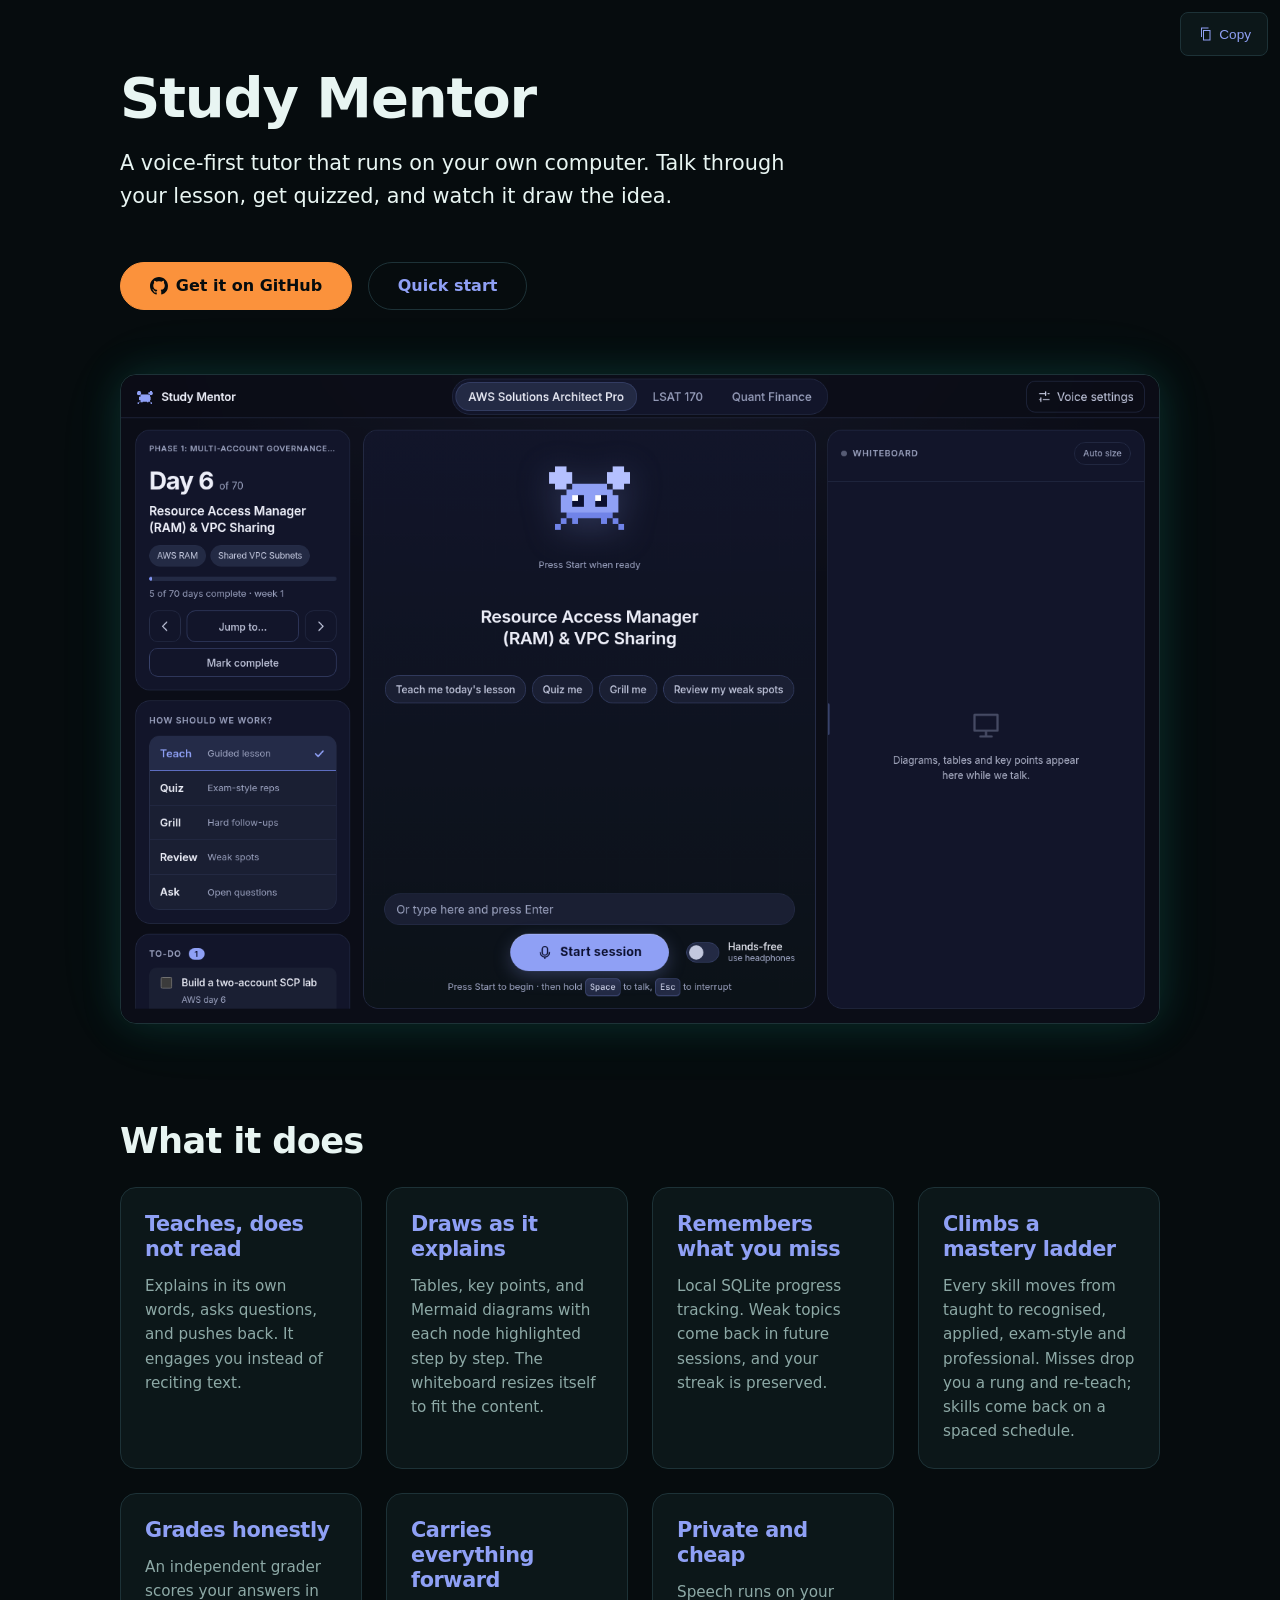
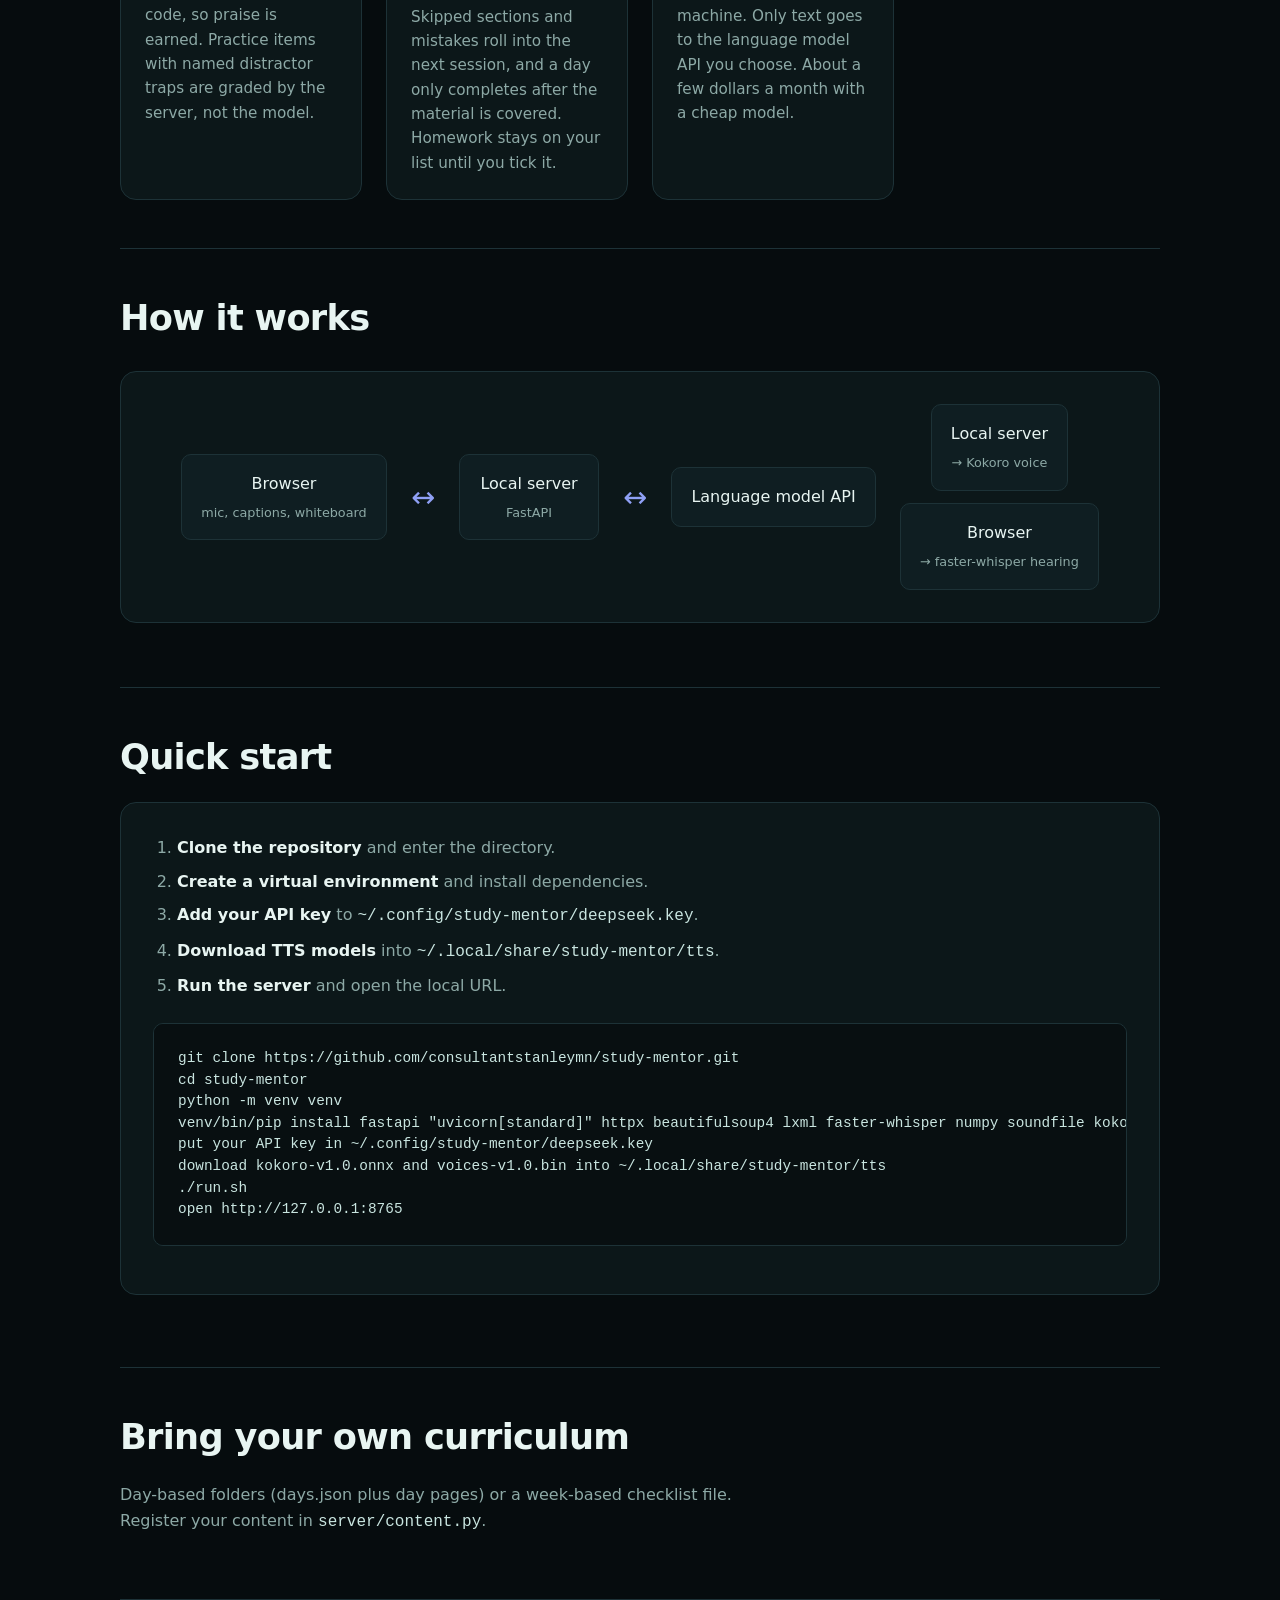
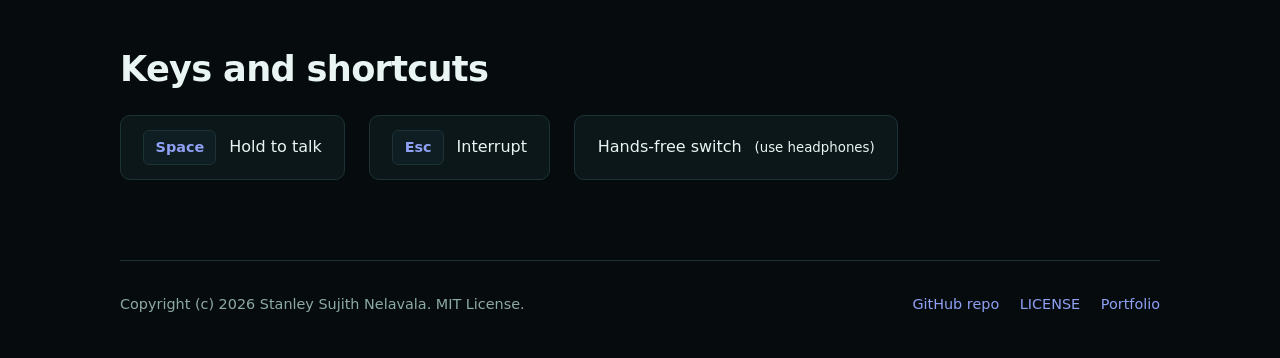
<file: docs/index.html>
<!DOCTYPE html>
<html lang="en">
<head>
  <meta charset="UTF-8">
  <meta name="viewport" content="width=device-width, initial-scale=1.0">
  <title>Study Mentor: free open-source AI voice tutor for AWS SAP-C02, LSAT and quant interviews</title>
  <meta name="description" content="Study Mentor is a free, open-source AI voice tutor that runs on your own computer. Talk through AWS Solutions Architect Professional (SAP-C02), LSAT and quant finance prep, get quizzed, and watch it draw Mermaid diagrams on a live whiteboard.">
  <meta name="keywords" content="AI voice tutor, open source study app, AWS SAP-C02 study, AWS Solutions Architect Professional, LSAT prep, quant interview prep, local text to speech, Kokoro TTS, faster-whisper, DeepSeek, Mermaid whiteboard, self-hosted tutor, spaced repetition">
  <meta name="author" content="Stanley Sujith Nelavala">
  <meta name="robots" content="index, follow, max-image-preview:large">
  <meta name="theme-color" content="#060C0E">
  <link rel="canonical" href="https://stanley-n.com/study-mentor/">
  <meta property="og:type" content="website">
  <meta property="og:site_name" content="Study Mentor">
  <meta property="og:title" content="Study Mentor: open-source AI voice tutor with a live whiteboard">
  <meta property="og:description" content="Talk, get quizzed and watch it draw diagrams. Private, self-hosted, built for AWS SAP-C02, LSAT and quant prep.">
  <meta property="og:url" content="https://stanley-n.com/study-mentor/">
  <meta property="og:image" content="https://stanley-n.com/study-mentor/screenshot.png">
  <meta name="twitter:card" content="summary_large_image">
  <meta name="twitter:title" content="Study Mentor: open-source AI voice tutor">
  <meta name="twitter:description" content="Voice-first tutor with a live Mermaid whiteboard. Runs on your own computer.">
  <meta name="twitter:image" content="https://stanley-n.com/study-mentor/screenshot.png">
  <script type="application/ld+json">{"@context":"https://schema.org","@type":"SoftwareApplication","name":"Study Mentor","applicationCategory":"EducationalApplication","operatingSystem":"Linux, macOS, Windows","description":"Open-source AI voice tutor with a live whiteboard for AWS SAP-C02, LSAT and quant finance study.","url":"https://stanley-n.com/study-mentor/","image":"https://stanley-n.com/study-mentor/screenshot.png","license":"https://opensource.org/licenses/MIT","offers":{"@type":"Offer","price":"0","priceCurrency":"USD"},"author":{"@type":"Person","name":"Stanley Sujith Nelavala","url":"https://github.com/consultantstanleymn"},"codeRepository":"https://github.com/consultantstanleymn/study-mentor"}</script>
  <link rel="icon" href="data:image/svg+xml,%3Csvg xmlns='http://www.w3.org/2000/svg' viewBox='0 0 32 32'%3E%3Crect width='32' height='32' rx='6' fill='%238FA0F5'/%3E%3Cpath d='M10 18h2v2h-2zM14 18h2v2h-2zM18 18h2v2h-2zM22 18h2v2h-2zM12 14h2v2h-2zM16 14h2v2h-2zM20 14h2v2h-2zM10 22h12v2H10z' fill='%23060C0E'/%3E%3C/svg%3E">
  <style>
    :root {
      --bg: #060C0E;
      --surface: #0C1719;
      --border: #1D3237;
      --text: #E8F5F2;
      --muted: #8DA9A6;
      --teal: #8FA0F5;
      --orange: #FB923C;
      --focus-ring: #8FA0F5;
      --max-width: 1040px;
      --radius: 16px;
      --radius-sm: 10px;
      --space-lg: 3rem;
      --space-md: 2rem;
      --space-sm: 1.25rem;
    }

    * {
      box-sizing: border-box;
      margin: 0;
      padding: 0;
    }

    html {
      scroll-behavior: smooth;
    }

    body {
      background-color: var(--bg);
      color: var(--text);
      font-family: -apple-system, "SF Pro Display", Inter, system-ui, sans-serif;
      line-height: 1.6;
      -webkit-font-smoothing: antialiased;
      text-rendering: optimizeLegibility;
      min-height: 100vh;
      display: flex;
      flex-direction: column;
      align-items: center;
      padding: 0 1.5rem;
    }

    main {
      width: 100%;
      max-width: var(--max-width);
      flex: 1;
    }

    section {
      padding: var(--space-lg) 0;
      border-bottom: 1px solid var(--border);
    }

    section:last-of-type {
      border-bottom: none;
    }

    h1, h2, h3 {
      font-weight: 600;
      letter-spacing: -0.02em;
      line-height: 1.2;
    }

    h1 {
      font-size: 3.5rem;
      margin-bottom: 1rem;
      color: var(--text);
    }

    h2 {
      font-size: 2.2rem;
      margin-bottom: 1.5rem;
      color: var(--text);
    }

    h3 {
      font-size: 1.4rem;
      margin-bottom: 0.75rem;
      color: var(--teal);
    }

    p {
      color: var(--muted);
      margin-bottom: 1rem;
      max-width: 65ch;
    }

    a {
      color: var(--teal);
      text-decoration: none;
      transition: color 0.2s ease;
      border-radius: 4px;
    }

    a:hover {
      color: #5eead4;
      text-decoration: underline;
    }

    a:focus-visible,
    button:focus-visible,
    [tabindex]:focus-visible {
      outline: 2px solid var(--focus-ring);
      outline-offset: 4px;
      border-radius: 4px;
    }

    .btn {
      display: inline-flex;
      align-items: center;
      justify-content: center;
      min-height: 48px;
      padding: 0.8rem 1.8rem;
      border-radius: 40px;
      font-weight: 600;
      font-size: 1rem;
      border: 1px solid transparent;
      cursor: pointer;
      transition: background-color 0.2s ease, border-color 0.2s ease, transform 0.1s ease;
      text-decoration: none;
      line-height: 1;
    }

    .btn:active {
      transform: scale(0.98);
    }

    .btn-primary {
      background-color: var(--orange);
      color: #060C0E;
      border-color: var(--orange);
    }

    .btn-primary:hover {
      background-color: #fca55c;
      border-color: #fca55c;
      text-decoration: none;
      color: #060C0E;
    }

    .btn-secondary {
      background-color: transparent;
      color: var(--teal);
      border: 1px solid var(--border);
    }

    .btn-secondary:hover {
      background-color: rgba(45, 212, 191, 0.08);
      border-color: var(--teal);
      text-decoration: none;
      color: var(--teal);
    }

    .hero {
      display: flex;
      flex-direction: column;
      align-items: flex-start;
      padding: 4rem 0 2rem 0;
      border-bottom: none;
    }

    .hero-buttons {
      display: flex;
      flex-wrap: wrap;
      gap: 1rem;
      margin: 1.5rem 0 2rem 0;
    }

    .hero-figure {
      width: 100%;
      margin: 2rem 0 1rem 0;
      border-radius: var(--radius);
      overflow: hidden;
      box-shadow: 0 0 40px rgba(45, 212, 191, 0.15), 0 0 80px rgba(45, 212, 191, 0.05);
      border: 1px solid var(--border);
    }

    .hero-figure img {
      display: block;
      width: 100%;
      height: auto;
      border-radius: var(--radius);
    }

    .grid-cards {
      display: grid;
      grid-template-columns: repeat(auto-fit, minmax(240px, 1fr));
      gap: 1.5rem;
      margin-top: 1.5rem;
    }

    .card {
      background-color: var(--surface);
      border: 1px solid var(--border);
      border-radius: var(--radius);
      padding: 1.5rem;
      transition: border-color 0.2s ease, box-shadow 0.2s ease;
    }

    .card:hover {
      border-color: #2a4a50;
      box-shadow: 0 8px 24px rgba(0,0,0,0.3);
    }

    .card h3 {
      margin-top: 0;
      font-size: 1.3rem;
    }

    .card p {
      font-size: 0.95rem;
      margin-bottom: 0;
    }

    .diagram {
      background-color: var(--surface);
      border: 1px solid var(--border);
      border-radius: var(--radius);
      padding: 2rem;
      margin: 2rem 0 1rem 0;
      display: flex;
      flex-wrap: wrap;
      align-items: center;
      justify-content: center;
      gap: 1.5rem;
    }

    .diagram-node {
      background-color: #0F1E22;
      border: 1px solid var(--border);
      border-radius: var(--radius-sm);
      padding: 1rem 1.2rem;
      text-align: center;
      min-width: 140px;
      font-weight: 500;
      color: var(--text);
      display: flex;
      flex-direction: column;
      align-items: center;
      gap: 0.4rem;
    }

    .diagram-node small {
      color: var(--muted);
      font-weight: 400;
      font-size: 0.8rem;
    }

    .diagram-arrow {
      font-size: 1.8rem;
      color: var(--teal);
      font-weight: 300;
      line-height: 1;
    }

    .quick-start {
      background-color: var(--surface);
      border: 1px solid var(--border);
      border-radius: var(--radius);
      padding: 2rem;
      margin: 1.5rem 0;
    }

    .quick-start ol {
      padding-left: 1.5rem;
      color: var(--text);
      margin-bottom: 1.5rem;
    }

    .quick-start li {
      margin-bottom: 0.5rem;
      color: var(--muted);
    }

    .quick-start li strong {
      color: var(--text);
      font-weight: 600;
    }

    pre {
      background-color: #080F11;
      border: 1px solid var(--border);
      border-radius: var(--radius-sm);
      padding: 1.5rem;
      overflow-x: auto;
      font-size: 0.9rem;
      line-height: 1.5;
      position: relative;
      margin: 1rem 0;
    }

    code {
      font-family: ui-monospace, 'SF Mono', 'Cascadia Code', 'Roboto Mono', Menlo, monospace;
      color: #C9E5E0;
      white-space: pre;
    }

    .copy-btn {
      position: absolute;
      top: 0.75rem;
      right: 0.75rem;
      background-color: var(--surface);
      border: 1px solid var(--border);
      color: var(--teal);
      border-radius: 8px;
      padding: 0.5rem 1rem;
      font-size: 0.85rem;
      cursor: pointer;
      min-height: 44px;
      display: inline-flex;
      align-items: center;
      gap: 0.4rem;
      transition: background-color 0.2s ease, border-color 0.2s ease;
    }

    .copy-btn:hover {
      background-color: #122226;
      border-color: var(--teal);
    }

    .shortcut-list {
      list-style: none;
      padding: 0;
      display: flex;
      flex-wrap: wrap;
      gap: 1.5rem;
      margin-top: 1rem;
    }

    .shortcut-list li {
      background-color: var(--surface);
      border: 1px solid var(--border);
      border-radius: var(--radius-sm);
      padding: 0.9rem 1.4rem;
      display: flex;
      align-items: center;
      gap: 0.8rem;
      color: var(--text);
      font-weight: 500;
    }

    .shortcut-list kbd {
      background-color: #0F1E22;
      border: 1px solid var(--border);
      border-radius: 6px;
      padding: 0.3rem 0.7rem;
      font-family: inherit;
      font-weight: 600;
      color: var(--teal);
      font-size: 0.9rem;
    }

    footer {
      width: 100%;
      max-width: var(--max-width);
      padding: 2rem 0 3rem 0;
      border-top: 1px solid var(--border);
      margin-top: 2rem;
      color: var(--muted);
      font-size: 0.9rem;
      display: flex;
      flex-wrap: wrap;
      justify-content: space-between;
      align-items: center;
      gap: 1rem;
    }

    footer a {
      color: var(--teal);
      margin-left: 1rem;
    }

    footer a:first-child {
      margin-left: 0;
    }

    @media (max-width: 640px) {
      h1 {
        font-size: 2.5rem;
      }
      h2 {
        font-size: 1.8rem;
      }
      .hero {
        padding-top: 2rem;
      }
      .diagram {
        flex-direction: column;
        gap: 0.8rem;
      }
      .diagram-arrow {
        transform: rotate(90deg);
      }
      .grid-cards {
        grid-template-columns: 1fr;
      }
      .shortcut-list {
        flex-direction: column;
      }
      footer {
        flex-direction: column;
        align-items: flex-start;
      }
    }

    @media (prefers-reduced-motion: reduce) {
      *,
      *::before,
      *::after {
        animation-duration: 0.01ms !important;
        animation-iteration-count: 1 !important;
        transition-duration: 0.01ms !important;
        scroll-behavior: auto !important;
      }
    }
  </style>
</head>
<body>
  <main>
    <section class="hero" aria-labelledby="hero-heading">
      <h1 id="hero-heading">Study Mentor</h1>
      <p style="font-size: 1.3rem; color: var(--text); max-width: 700px; margin-bottom: 1.5rem;">
        A voice-first tutor that runs on your own computer. Talk through your lesson, get quizzed, and watch it draw the idea.
      </p>
      <div class="hero-buttons">
        <a href="https://github.com/consultantstanleymn/study-mentor" class="btn btn-primary" target="_blank" rel="noopener noreferrer">
          <svg width="18" height="18" viewBox="0 0 16 16" fill="currentColor" style="margin-right: 0.5rem;" aria-hidden="true">
            <path d="M8 0C3.58 0 0 3.58 0 8c0 3.54 2.29 6.53 5.47 7.59.4.07.55-.17.55-.38 0-.19-.01-.82-.01-1.49-2.01.37-2.53-.49-2.69-.94-.09-.23-.48-.94-.82-1.13-.28-.15-.68-.52-.01-.53.63-.01 1.08.58 1.23.82.72 1.21 1.87.87 2.33.66.07-.52.28-.87.51-1.07-1.78-.2-3.64-.89-3.64-3.95 0-.87.31-1.59.82-2.15-.08-.2-.36-1.02.08-2.12 0 0 .67-.21 2.2.82.64-.18 1.32-.27 2-.27s1.36.09 2 .27c1.53-1.04 2.2-.82 2.2-.82.44 1.1.16 1.92.08 2.12.51.56.82 1.27.82 2.15 0 3.07-1.87 3.75-3.65 3.95.29.25.54.73.54 1.48 0 1.07-.01 1.93-.01 2.2 0 .21.15.46.55.38A8.01 8.01 0 0 0 16 8c0-4.42-3.58-8-8-8z"/>
          </svg>
          Get it on GitHub
        </a>
        <a href="#quick-start" class="btn btn-secondary">Quick start</a>
      </div>
      <figure class="hero-figure">
        <img src="screenshot.png" alt="Study Mentor home screen: day plan, study modes, homework list, pixel crab mentor and whiteboard" width="1440" height="900" loading="lazy">
      </figure>
    </section>

    <section aria-labelledby="what-it-does">
      <h2 id="what-it-does">What it does</h2>
      <div class="grid-cards">
        <div class="card">
          <h3>Teaches, does not read</h3>
          <p>Explains in its own words, asks questions, and pushes back. It engages you instead of reciting text.</p>
        </div>
        <div class="card">
          <h3>Draws as it explains</h3>
          <p>Tables, key points, and Mermaid diagrams with each node highlighted step by step. The whiteboard resizes itself to fit the content.</p>
        </div>
        <div class="card">
          <h3>Remembers what you miss</h3>
          <p>Local SQLite progress tracking. Weak topics come back in future sessions, and your streak is preserved.</p>
        </div>
        <div class="card">
          <h3>Climbs a mastery ladder</h3>
          <p>Every skill moves from taught to recognised, applied, exam-style and professional. Misses drop you a rung and re-teach; skills come back on a spaced schedule.</p>
        </div>
        <div class="card">
          <h3>Grades honestly</h3>
          <p>An independent grader scores your answers in code, so praise is earned. Practice items with named distractor traps are graded by the server, not the model.</p>
        </div>
        <div class="card">
          <h3>Carries everything forward</h3>
          <p>Skipped sections and mistakes roll into the next session, and a day only completes after the material is covered. Homework stays on your list until you tick it.</p>
        </div>
        <div class="card">
          <h3>Private and cheap</h3>
          <p>Speech runs on your machine. Only text goes to the language model API you choose. About a few dollars a month with a cheap model.</p>
        </div>
      </div>
    </section>

    <section aria-labelledby="how-it-works">
      <h2 id="how-it-works">How it works</h2>
      <div class="diagram" role="img" aria-label="Diagram showing Browser with mic, captions, and whiteboard connecting to Local server FastAPI, which connects to Language model API. Local server also connects to Kokoro voice, and Browser connects to faster-whisper hearing.">
        <div class="diagram-node">
          <span>Browser</span>
          <small>mic, captions, whiteboard</small>
        </div>
        <span class="diagram-arrow" aria-hidden="true">↔</span>
        <div class="diagram-node">
          <span>Local server</span>
          <small>FastAPI</small>
        </div>
        <span class="diagram-arrow" aria-hidden="true">↔</span>
        <div class="diagram-node">
          <span>Language model API</span>
        </div>
        <div style="display: flex; flex-direction: column; gap: 0.8rem; align-items: center;">
          <div class="diagram-node" style="min-width: 120px;">
            <span>Local server</span>
            <small>→ Kokoro voice</small>
          </div>
          <div class="diagram-node" style="min-width: 120px;">
            <span>Browser</span>
            <small>→ faster-whisper hearing</small>
          </div>
        </div>
      </div>
    </section>

    <section id="quick-start" aria-labelledby="quick-start-heading">
      <h2 id="quick-start-heading">Quick start</h2>
      <div class="quick-start">
        <ol>
          <li><strong>Clone the repository</strong> and enter the directory.</li>
          <li><strong>Create a virtual environment</strong> and install dependencies.</li>
          <li><strong>Add your API key</strong> to <code>~/.config/study-mentor/deepseek.key</code>.</li>
          <li><strong>Download TTS models</strong> into <code>~/.local/share/study-mentor/tts</code>.</li>
          <li><strong>Run the server</strong> and open the local URL.</li>
        </ol>
        <pre><code id="install-code">git clone https://github.com/consultantstanleymn/study-mentor.git
cd study-mentor
python -m venv venv
venv/bin/pip install fastapi "uvicorn[standard]" httpx beautifulsoup4 lxml faster-whisper numpy soundfile kokoro-onnx python-multipart
put your API key in ~/.config/study-mentor/deepseek.key
download kokoro-v1.0.onnx and voices-v1.0.bin into ~/.local/share/study-mentor/tts
./run.sh
open http://127.0.0.1:8765</code></pre>
        <button class="copy-btn" id="copy-button" aria-label="Copy installation commands">
          <svg width="16" height="16" viewBox="0 0 16 16" fill="currentColor" aria-hidden="true">
            <path d="M4 1.5h7.5v1H5v8.5h-1v-9.5zM6 4h7.5v10.5H6V4zm1 1v8.5h5.5V5H7z"/>
          </svg>
          Copy
        </button>
      </div>
    </section>

    <section aria-labelledby="curriculum">
      <h2 id="curriculum">Bring your own curriculum</h2>
      <p>Day-based folders (days.json plus day pages) or a week-based checklist file. Register your content in <code>server/content.py</code>.</p>
    </section>

    <section aria-labelledby="shortcuts">
      <h2 id="shortcuts">Keys and shortcuts</h2>
      <ul class="shortcut-list">
        <li><kbd>Space</kbd> Hold to talk</li>
        <li><kbd>Esc</kbd> Interrupt</li>
        <li><span>Hands-free switch</span> <small>(use headphones)</small></li>
      </ul>
    </section>
  </main>

  <footer>
    <span>Copyright (c) 2026 Stanley Sujith Nelavala. MIT License.</span>
    <span>
      <a href="https://github.com/consultantstanleymn/study-mentor" target="_blank" rel="noopener noreferrer">GitHub repo</a>
      <a href="https://github.com/consultantstanleymn/study-mentor/blob/main/LICENSE" target="_blank" rel="noopener noreferrer">LICENSE</a>
      <a href="https://stanley-n.com/" target="_blank" rel="noopener noreferrer">Portfolio</a>
    </span>
  </footer>

  <script>
    (function() {
      const copyButton = document.getElementById('copy-button');
      const codeBlock = document.getElementById('install-code');
      if (!copyButton || !codeBlock) return;

      copyButton.addEventListener('click', async function() {
        const textToCopy = codeBlock.innerText.trim();
        try {
          await navigator.clipboard.writeText(textToCopy);
          copyButton.textContent = 'Copied';
          copyButton.setAttribute('aria-label', 'Copied');
        } catch (err) {
          // Fallback: use a temporary textarea
          const textarea = document.createElement('textarea');
          textarea.value = textToCopy;
          textarea.style.position = 'fixed';
          textarea.style.opacity = '0';
          document.body.appendChild(textarea);
          textarea.select();
          try {
            document.execCommand('copy');
            copyButton.textContent = 'Copied';
            copyButton.setAttribute('aria-label', 'Copied');
          } catch (e) {
            copyButton.textContent = 'Copy failed';
            copyButton.setAttribute('aria-label', 'Copy failed');
          }
          document.body.removeChild(textarea);
        }
        setTimeout(() => {
          copyButton.textContent = 'Copy';
          copyButton.setAttribute('aria-label', 'Copy installation commands');
        }, 2000);
      });
    })();
  </script>
</body>
</html>
</file>
